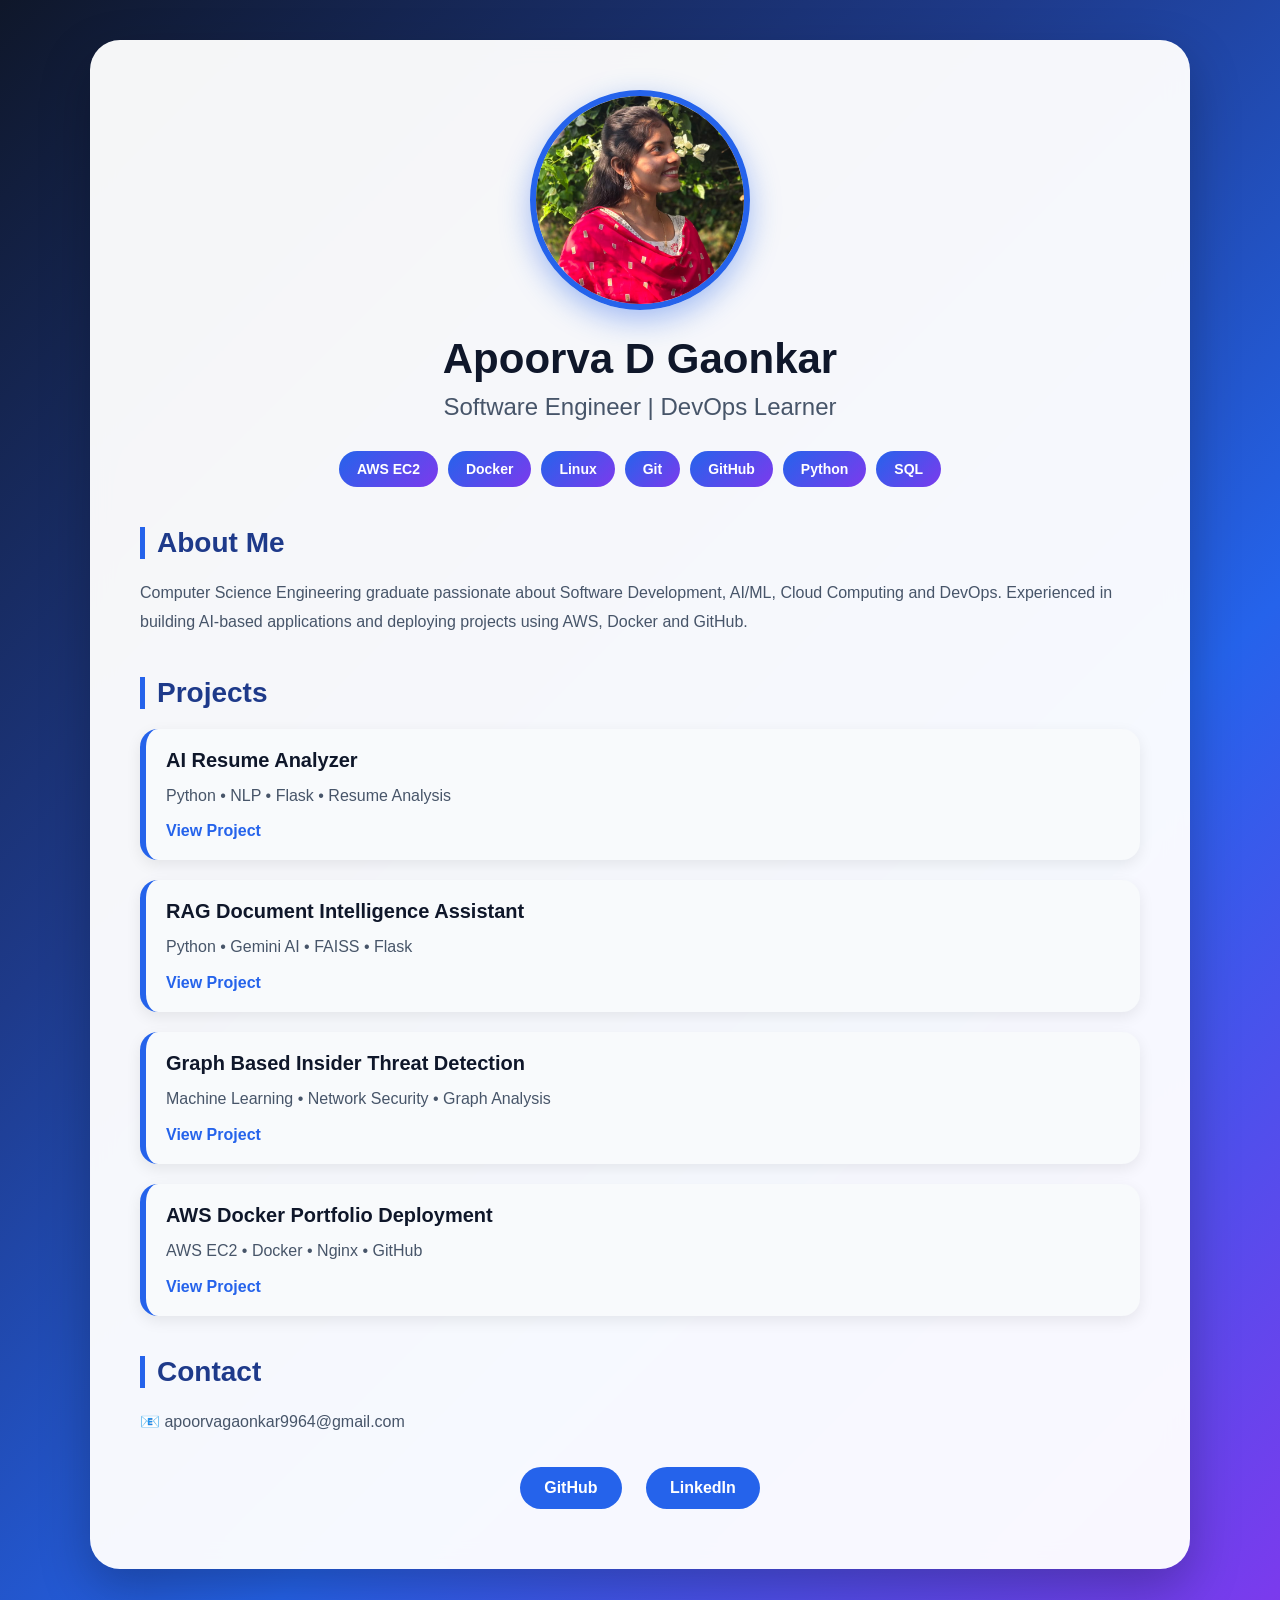
<file: website/index.html>
<!DOCTYPE html>
<html lang="en">
<head>
    <meta charset="UTF-8">
    <meta name="viewport" content="width=device-width, initial-scale=1.0">
    <title>Apoorva D Gaonkar | Portfolio</title>
    <link rel="stylesheet" href="style.css">
</head>
<body>

<div class="container">

    <img src="Photo.jpeg" alt="Apoorva D Gaonkar" class="profile-pic">

    <h1>Apoorva D Gaonkar</h1>
    <h2>Software Engineer | DevOps Learner</h2>

    <div class="skills">
        <span>AWS EC2</span>
        <span>Docker</span>
        <span>Linux</span>
        <span>Git</span>
        <span>GitHub</span>
        <span>Python</span>
        <span>SQL</span>
    </div>

    <section>
        <h3>About Me</h3>
        <p>
            Computer Science Engineering graduate passionate about Software Development,
            AI/ML, Cloud Computing and DevOps. Experienced in building AI-based
            applications and deploying projects using AWS, Docker and GitHub.
        </p>
    </section>

    <section>
        <h3>Projects</h3>

        <div class="project-card">
            <h4>AI Resume Analyzer</h4>
            <p>Python • NLP • Flask • Resume Analysis</p>
            <a href="https://github.com/apoorvagaonkar99/AI-Resume-Analyzer-Python" target="_blank">View Project</a>
        </div>

        <div class="project-card">
            <h4>RAG Document Intelligence Assistant</h4>
            <p>Python • Gemini AI • FAISS • Flask</p>
            <a href="https://github.com/apoorvagaonkar99/RAG-Document-Assistant" target="_blank">View Project</a>
        </div>

        <div class="project-card">
            <h4>Graph Based Insider Threat Detection</h4>
            <p>Machine Learning • Network Security • Graph Analysis</p>
            <a href="https://github.com/apoorvagaonkar99/Insider-threat-detection" target="_blank">View Project</a>
        </div>

        <div class="project-card">
            <h4>AWS Docker Portfolio Deployment</h4>
            <p>AWS EC2 • Docker • Nginx • GitHub</p>
            <a href="https://github.com/apoorvagaonkar99/devops-project" target="_blank">View Project</a>
        </div>

    </section>

    <section>
        <h3>Contact</h3>

        <p>📧 apoorvagaonkar9964@gmail.com</p>

        <div class="links">
            <a href="https://github.com/apoorvagaonkar99" target="_blank">GitHub</a>
            <a href="https://www.linkedin.com/in/apoorva-gaonkar-3442b2266" target="_blank">LinkedIn</a>
        </div>
    </section>

</div>

</body>
</html>
</file>
<file: website/style.css>
*{
    margin:0;
    padding:0;
    box-sizing:border-box;
    font-family:'Segoe UI', Tahoma, Geneva, Verdana, sans-serif;
}

body{
    min-height:100vh;
    background: linear-gradient(
        135deg,
        #0f172a 0%,
        #1e3a8a 35%,
        #2563eb 65%,
        #7c3aed 100%
    );
    padding:40px 20px;
}

.container{
    max-width:1100px;
    margin:auto;
    background:rgba(255,255,255,0.96);
    backdrop-filter:blur(12px);
    border-radius:30px;
    padding:50px;
    box-shadow:0 20px 50px rgba(0,0,0,0.25);
}

.profile-pic{
    width:220px;
    height:220px;
    border-radius:50%;
    object-fit:cover;
    display:block;
    margin:0 auto 25px;
    border:6px solid #2563eb;
    box-shadow:0 10px 30px rgba(37,99,235,0.4);
}

h1{
    text-align:center;
    color:#0f172a;
    font-size:42px;
    margin-bottom:10px;
}

h2{
    text-align:center;
    color:#475569;
    margin-bottom:30px;
    font-weight:500;
}

h3{
    color:#1e3a8a;
    margin-bottom:20px;
    font-size:28px;
    border-left:5px solid #2563eb;
    padding-left:12px;
}

section{
    margin-top:40px;
}

p{
    color:#475569;
    line-height:1.8;
    font-size:16px;
}

.skills{
    display:flex;
    flex-wrap:wrap;
    justify-content:center;
    gap:10px;
    margin-bottom:20px;
}

.skills span{
    background:linear-gradient(135deg,#2563eb,#7c3aed);
    color:white;
    padding:10px 18px;
    border-radius:30px;
    font-size:14px;
    font-weight:600;
    transition:0.3s;
}

.skills span:hover{
    transform:translateY(-3px);
}

.project-card{
    background:#f8fafc;
    padding:20px;
    margin-bottom:20px;
    border-radius:18px;
    border-left:6px solid #2563eb;
    box-shadow:0 5px 15px rgba(0,0,0,0.08);
    transition:0.3s;
}

.project-card:hover{
    transform:translateY(-5px);
    box-shadow:0 10px 25px rgba(0,0,0,0.15);
}

.project-card h4{
    color:#0f172a;
    margin-bottom:10px;
    font-size:20px;
}

.project-card p{
    margin-bottom:12px;
}

.project-card a{
    color:#2563eb;
    text-decoration:none;
    font-weight:600;
}

.project-card a:hover{
    text-decoration:underline;
}

.links{
    text-align:center;
    margin-top:20px;
}

.links a{
    display:inline-block;
    background:#2563eb;
    color:white;
    text-decoration:none;
    padding:12px 24px;
    margin:10px;
    border-radius:30px;
    font-weight:600;
    transition:0.3s;
}

.links a:hover{
    background:#1d4ed8;
    transform:translateY(-3px);
}

.resume-btn{
    display:block;
    width:250px;
    margin:25px auto;
    text-align:center;
    background:linear-gradient(135deg,#0f172a,#1e3a8a);
    color:white;
    text-decoration:none;
    padding:14px;
    border-radius:30px;
    font-weight:600;
    transition:0.3s;
}

.resume-btn:hover{
    transform:translateY(-3px);
}

footer{
    text-align:center;
    margin-top:40px;
    color:#64748b;
    border-top:1px solid #e2e8f0;
    padding-top:20px;
}

@media(max-width:768px){

    .container{
        padding:25px;
    }

    .profile-pic{
        width:160px;
        height:160px;
    }

    h1{
        font-size:32px;
    }

    h2{
        font-size:18px;
    }

    h3{
        font-size:22px;
    }

    .resume-btn{
        width:100%;
    }
}
</file>
